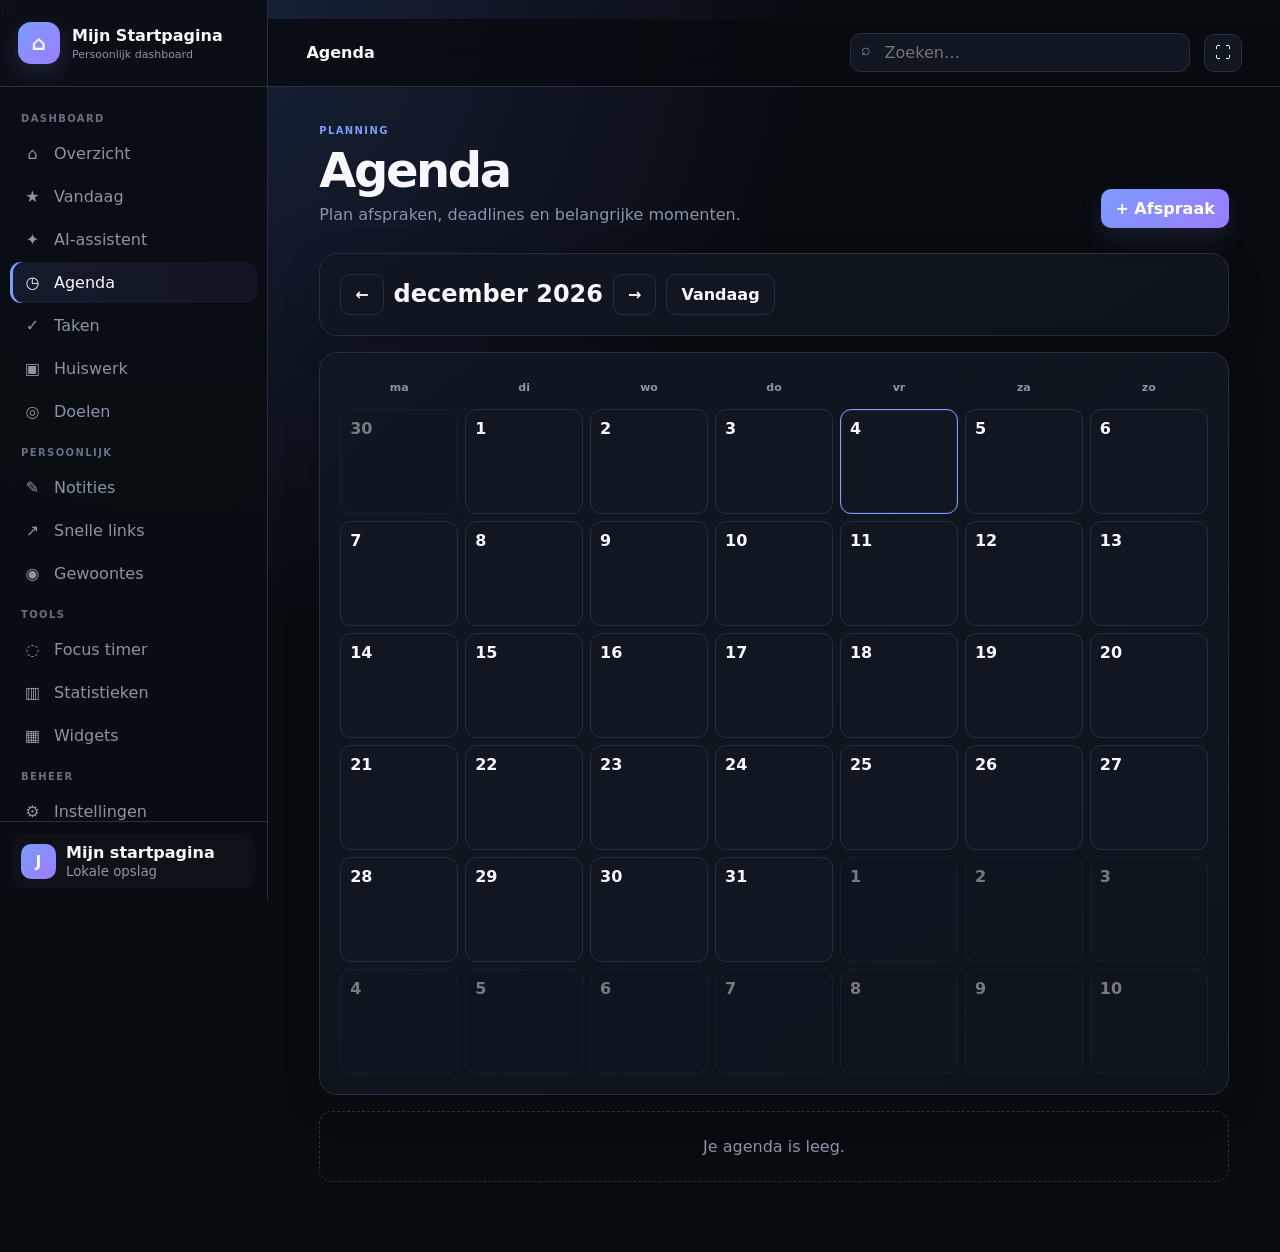
<file: agenda.html>
<!doctype html><html lang="nl"><head><meta charset="utf-8"><meta name="viewport" content="width=device-width,initial-scale=1"><title>Agenda</title><link rel="stylesheet" href="style.css"></head><body data-page="agenda"><script src="backend-client.js"></script>\n    <script src="script.js"></script><script>document.write(shellPage('Agenda','PLANNING','Plan afspraken, deadlines en belangrijke momenten.','+ Afspraak','event'))</script><div class="card"><div class="month-nav"><button class="btn" id="prevMonth">←</button><h2 id="monthTitle"></h2><button class="btn" id="nextMonth">→</button><button class="btn" id="todayMonth">Vandaag</button></div></div><div class="card" style="margin-top:16px"><div id="calendar" class="calendar"></div></div><div id="agendaList" class="items" style="margin-top:16px"></div><div class="modal-backdrop" id="modal"><div class="modal"><div class="modal-head"><h3 id="modalTitle"></h3><button class="modal-close" id="modalClose">×</button></div><form id="modalForm"></form></div></div><div class="toast" id="toast"></div></section></div></main></div></body></html>
</file>
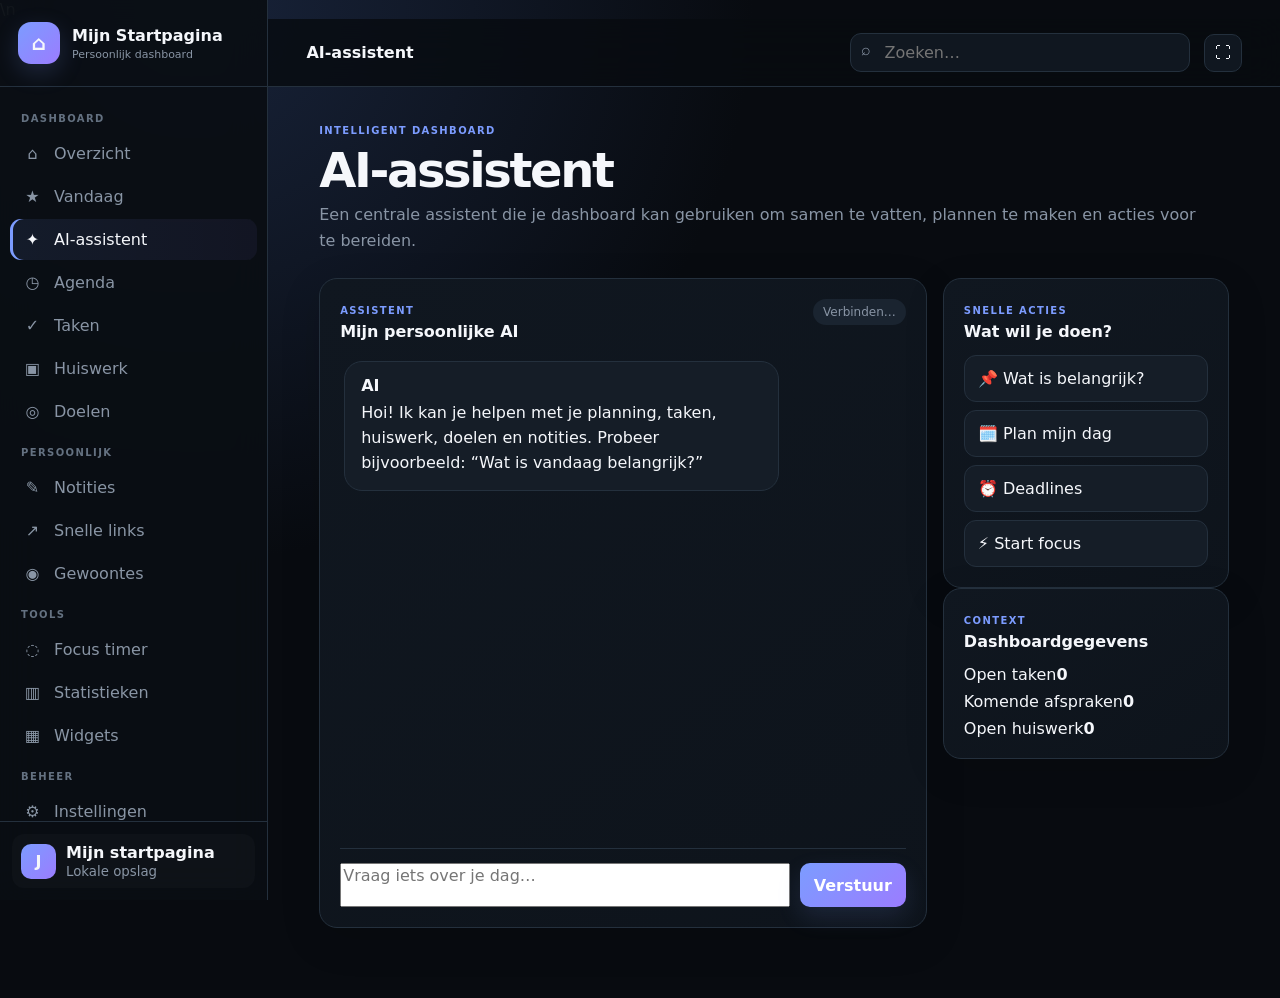
<file: ai.html>
<!doctype html><html lang="nl"><head><meta charset="utf-8"><meta name="viewport" content="width=device-width,initial-scale=1"><title>AI-assistent</title><link rel="stylesheet" href="style.css"></head><body data-page="ai"><script src="backend-client.js"></script>\n    <script src="script.js"></script><script>document.write(shellPage('AI-assistent','INTELLIGENT DASHBOARD','Een centrale assistent die je dashboard kan gebruiken om samen te vatten, plannen te maken en acties voor te bereiden.','',''))</script><div class="ai-layout"><div class="card ai-chat"><div class="card-head"><div><span class="kicker">ASSISTENT</span><h3>Mijn persoonlijke AI</h3></div><span id="aiStatus" class="status-pill">Verbinden…</span></div><div id="aiMessages" class="ai-messages"><div class="ai-message assistant"><strong>AI</strong><p>Hoi! Ik kan je helpen met je planning, taken, huiswerk, doelen en notities. Probeer bijvoorbeeld: “Wat is vandaag belangrijk?”</p></div></div><form id="aiForm" class="ai-input"><textarea id="aiInput" rows="2" placeholder="Vraag iets over je dag…"></textarea><button class="btn primary">Verstuur</button></form></div><div class="ai-side"><div class="card"><span class="kicker">SNELLE ACTIES</span><h3>Wat wil je doen?</h3><div class="ai-actions"><button data-ai-prompt="Geef mij een overzicht van wat vandaag het belangrijkst is.">📌 Wat is belangrijk?</button><button data-ai-prompt="Maak een realistische planning voor vandaag op basis van mijn open taken en afspraken.">🗓️ Plan mijn dag</button><button data-ai-prompt="Welke deadlines komen eraan en welke moet ik eerst doen?">⏰ Deadlines</button><button data-ai-prompt="Geef mij een korte motivatie om mijn belangrijkste taak te starten.">⚡ Start focus</button></div></div><div class="card"><span class="kicker">CONTEXT</span><h3>Dashboardgegevens</h3><div id="aiContext" class="list"></div></div></div></div><div class="toast" id="toast"></div></section></div></main></div></body></html>
</file>
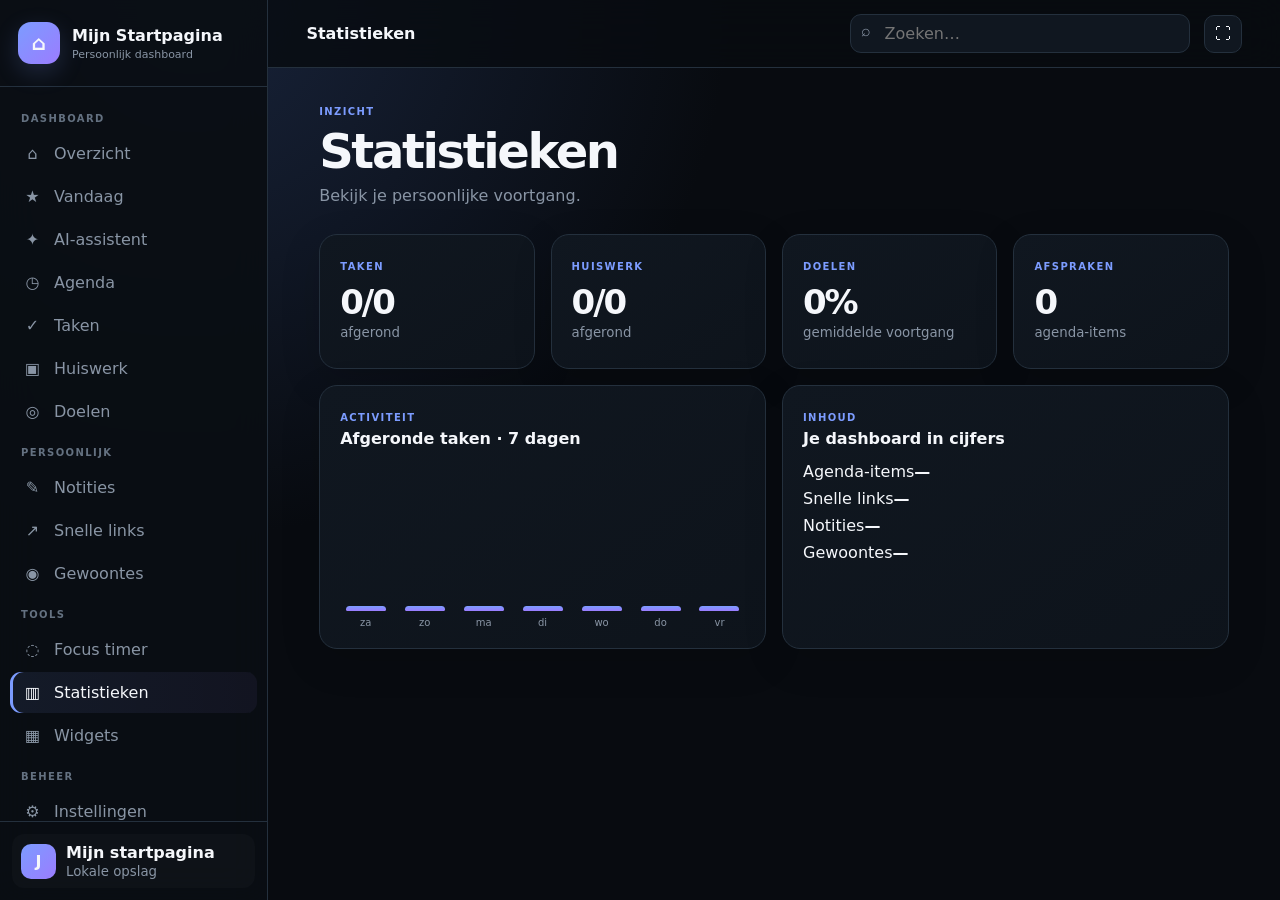
<file: analytics.html>
<!doctype html><html lang="nl"><head><meta charset="utf-8"><meta name="viewport" content="width=device-width,initial-scale=1"><title>Statistieken</title><link rel="stylesheet" href="style.css"></head><body data-page="analytics"><script src="script.js"></script><script>document.write(shellPage('Statistieken','INZICHT','Bekijk je persoonlijke voortgang.','',''))</script><div id="analyticsStats" class="grid grid-4"></div><div class="grid grid-2" style="margin-top:16px"><div class="card"><span class="kicker">ACTIVITEIT</span><h3>Afgeronde taken · 7 dagen</h3><div id="taskChart" class="chart"></div></div><div class="card"><span class="kicker">INHOUD</span><h3>Je dashboard in cijfers</h3><div class="list"><div class="stat"><span>Agenda-items</span><strong id="aEvents">—</strong></div><div class="stat"><span>Snelle links</span><strong id="aLinks">—</strong></div><div class="stat"><span>Notities</span><strong id="aNotes">—</strong></div><div class="stat"><span>Gewoontes</span><strong id="aHabits">—</strong></div></div></div></div><div class="toast" id="toast"></div></section></div></main></div></body></html>
</file>
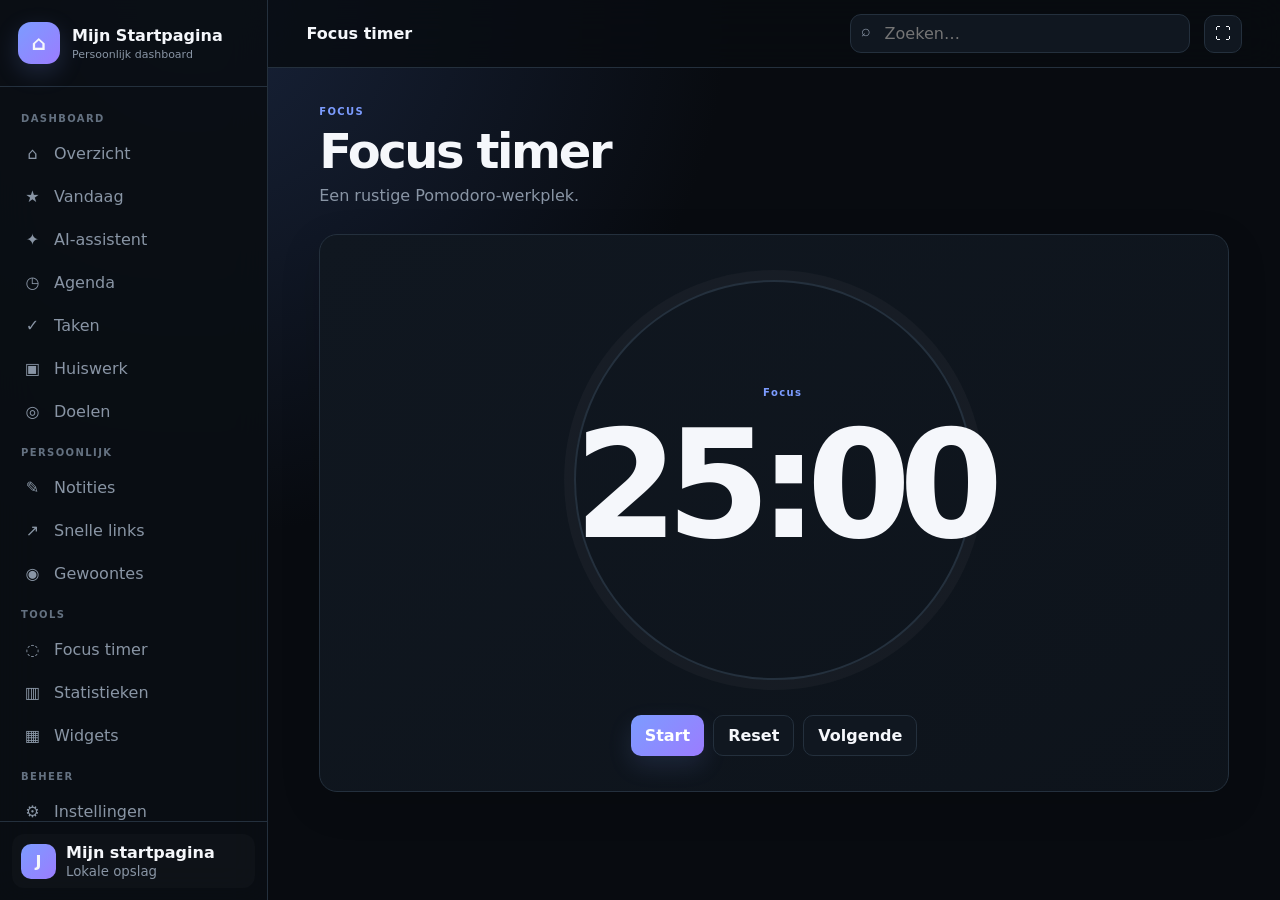
<file: focus.html>
<!doctype html><html lang="nl"><head><meta charset="utf-8"><meta name="viewport" content="width=device-width,initial-scale=1"><title>Focus</title><link rel="stylesheet" href="style.css"></head><body><script src="script.js"></script><script>document.write(shellPage('Focus timer','FOCUS','Een rustige Pomodoro-werkplek.','',''))</script><div class="card timer"><div class="timer-ring"><div><div class="kicker" id="timerMode">Focus</div><div id="timerDisplay" class="timer-display">25:00</div></div></div><div class="timer-controls"><button class="btn primary" id="timerStart">Start</button><button class="btn" id="timerReset">Reset</button><button class="btn" id="timerSkip">Volgende</button></div></div><div class="toast" id="toast"></div></section></div></main></div></body></html>
</file>
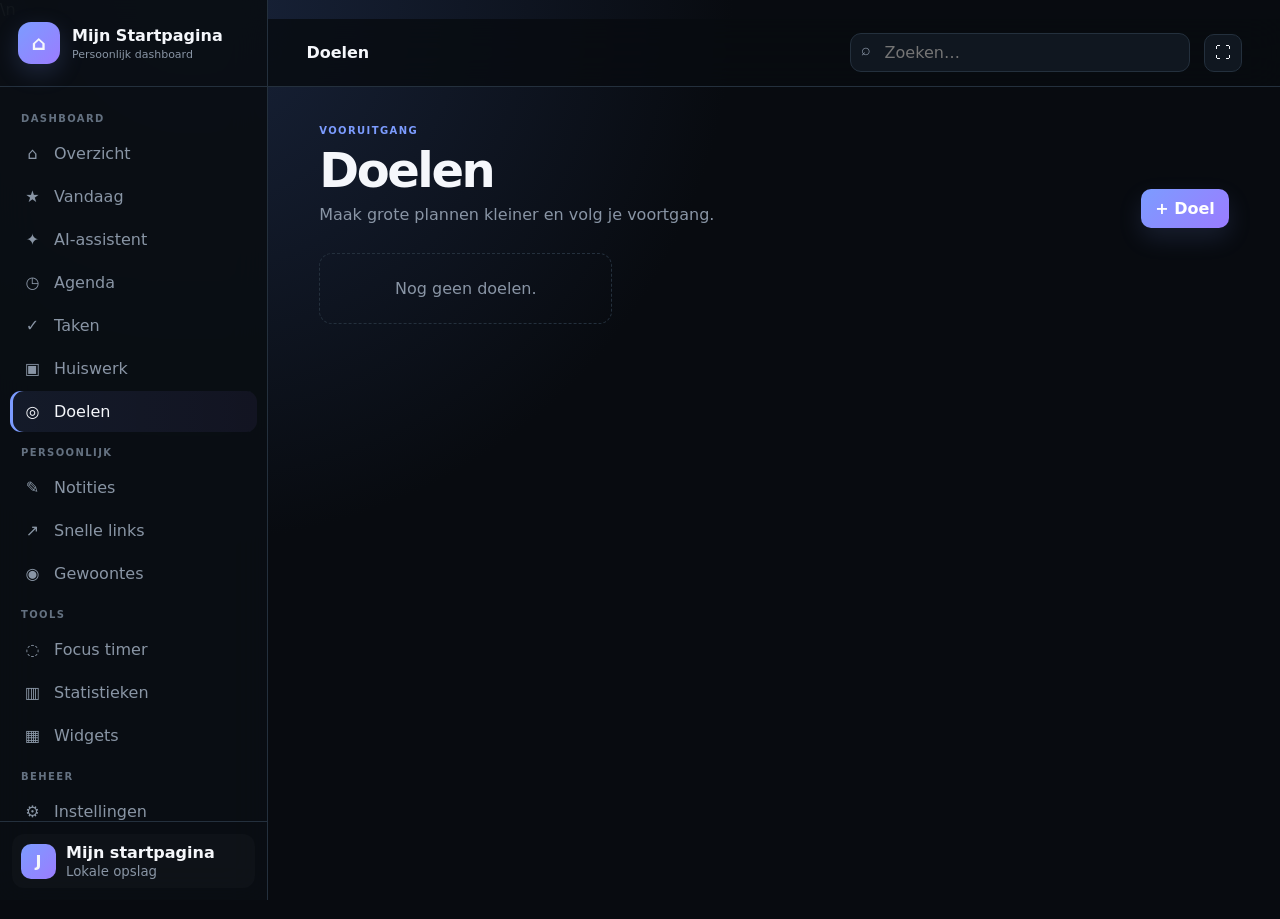
<file: goals.html>
<!doctype html><html lang="nl"><head><meta charset="utf-8"><meta name="viewport" content="width=device-width,initial-scale=1"><title>Doelen</title><link rel="stylesheet" href="style.css"></head><body data-page="goals"><script src="backend-client.js"></script>\n    <script src="script.js"></script><script>document.write(shellPage('Doelen','VOORUITGANG','Maak grote plannen kleiner en volg je voortgang.','+ Doel','goal'))</script><div id="goalsList" class="goal-grid"></div><div class="modal-backdrop" id="modal"><div class="modal"><div class="modal-head"><h3 id="modalTitle"></h3><button class="modal-close" id="modalClose">×</button></div><form id="modalForm"></form></div></div><div class="toast" id="toast"></div></section></div></main></div></body></html>
</file>
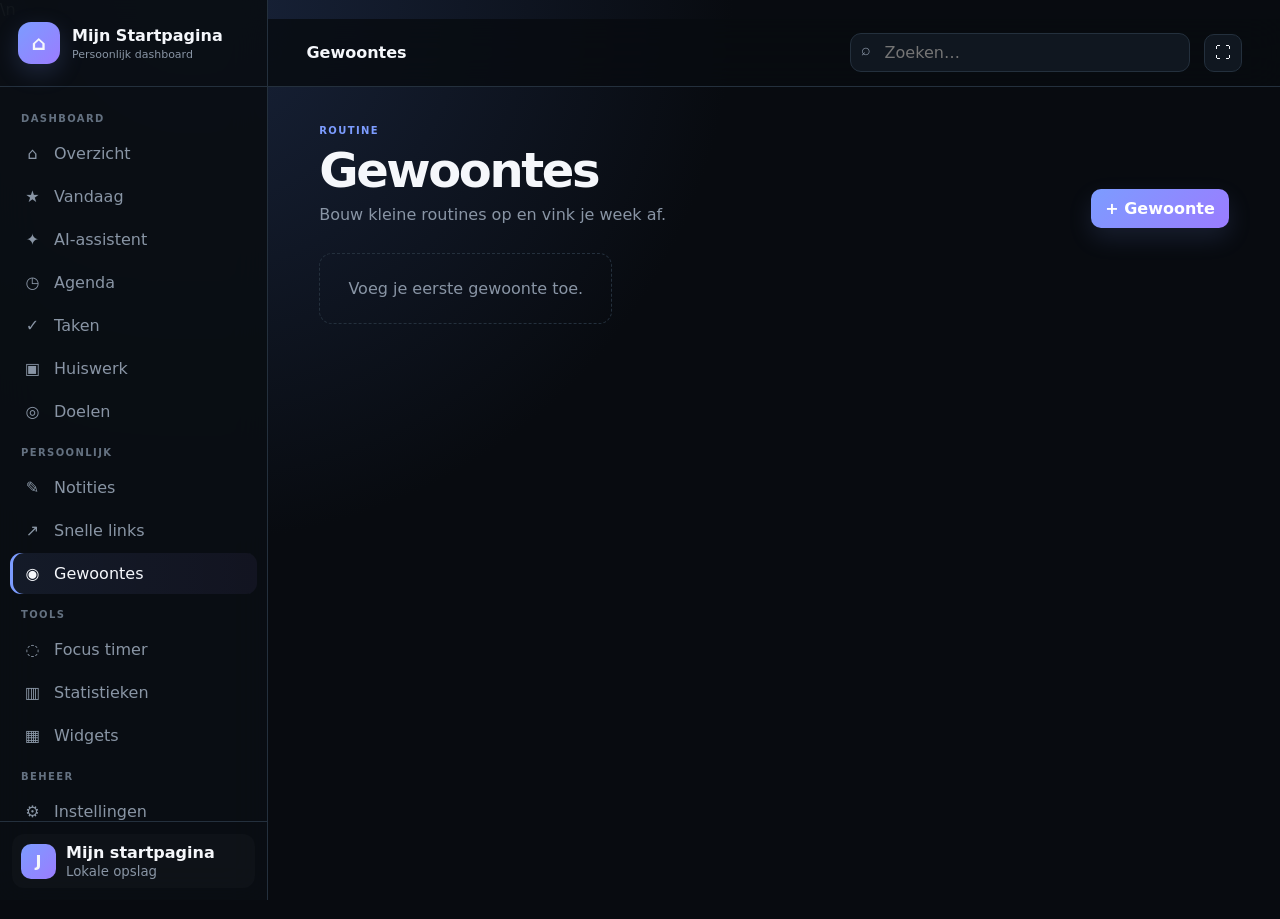
<file: habits.html>
<!doctype html><html lang="nl"><head><meta charset="utf-8"><meta name="viewport" content="width=device-width,initial-scale=1"><title>Gewoontes</title><link rel="stylesheet" href="style.css"></head><body data-page="habits"><script src="backend-client.js"></script>\n    <script src="script.js"></script><script>document.write(shellPage('Gewoontes','ROUTINE','Bouw kleine routines op en vink je week af.','+ Gewoonte','habit'))</script><div id="habitsList" class="habit-grid"></div><div class="modal-backdrop" id="modal"><div class="modal"><div class="modal-head"><h3 id="modalTitle"></h3><button class="modal-close" id="modalClose">×</button></div><form id="modalForm"></form></div></div><div class="toast" id="toast"></div></section></div></main></div></body></html>
</file>
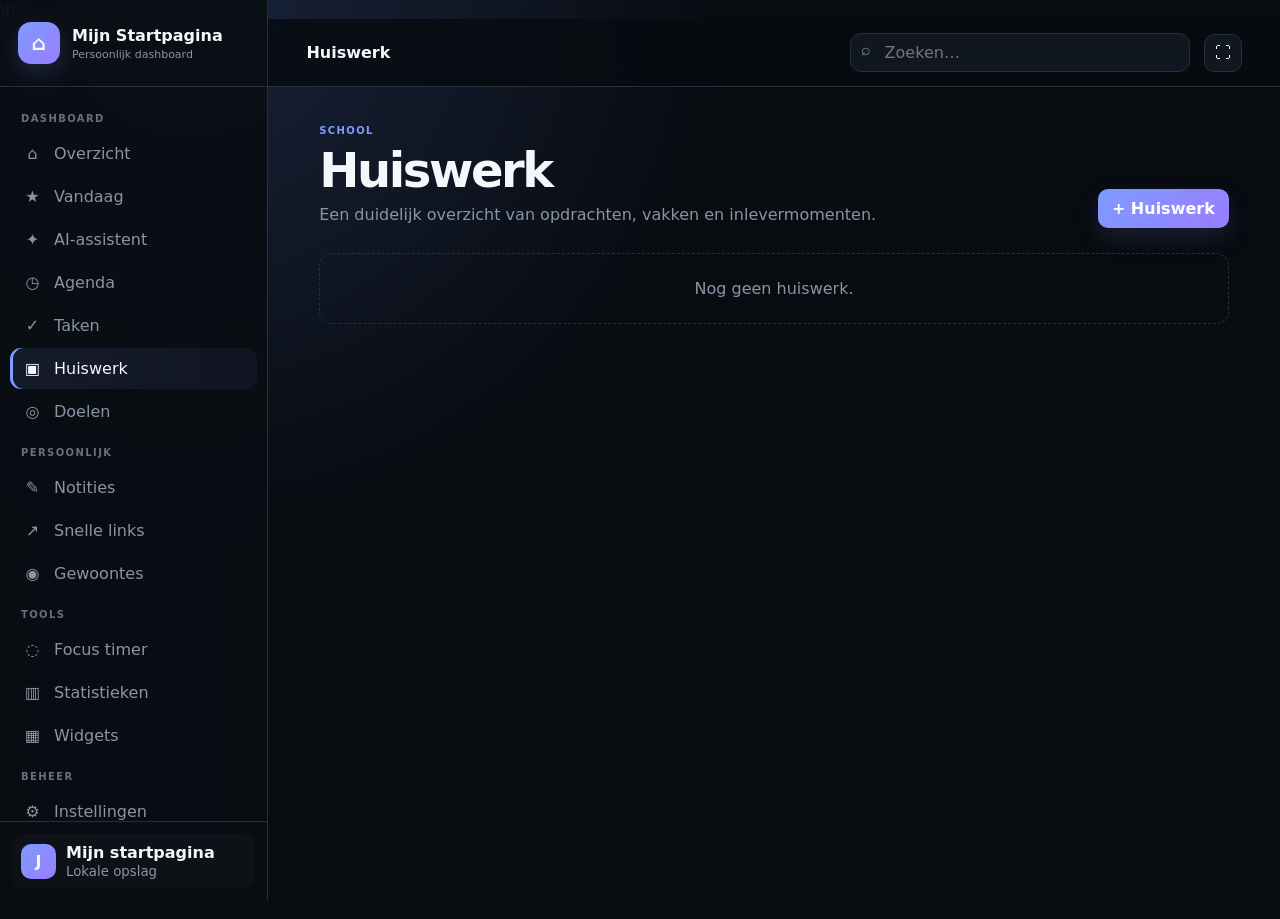
<file: homework.html>
<!doctype html><html lang="nl"><head><meta charset="utf-8"><meta name="viewport" content="width=device-width,initial-scale=1"><title>Huiswerk</title><link rel="stylesheet" href="style.css"></head><body data-page="homework"><script src="backend-client.js"></script>\n    <script src="script.js"></script><script>document.write(shellPage('Huiswerk','SCHOOL','Een duidelijk overzicht van opdrachten, vakken en inlevermomenten.','+ Huiswerk','homework'))</script><div id="homeworkList" class="items"></div><div class="modal-backdrop" id="modal"><div class="modal"><div class="modal-head"><h3 id="modalTitle"></h3><button class="modal-close" id="modalClose">×</button></div><form id="modalForm"></form></div></div><div class="toast" id="toast"></div></section></div></main></div></body></html>
</file>
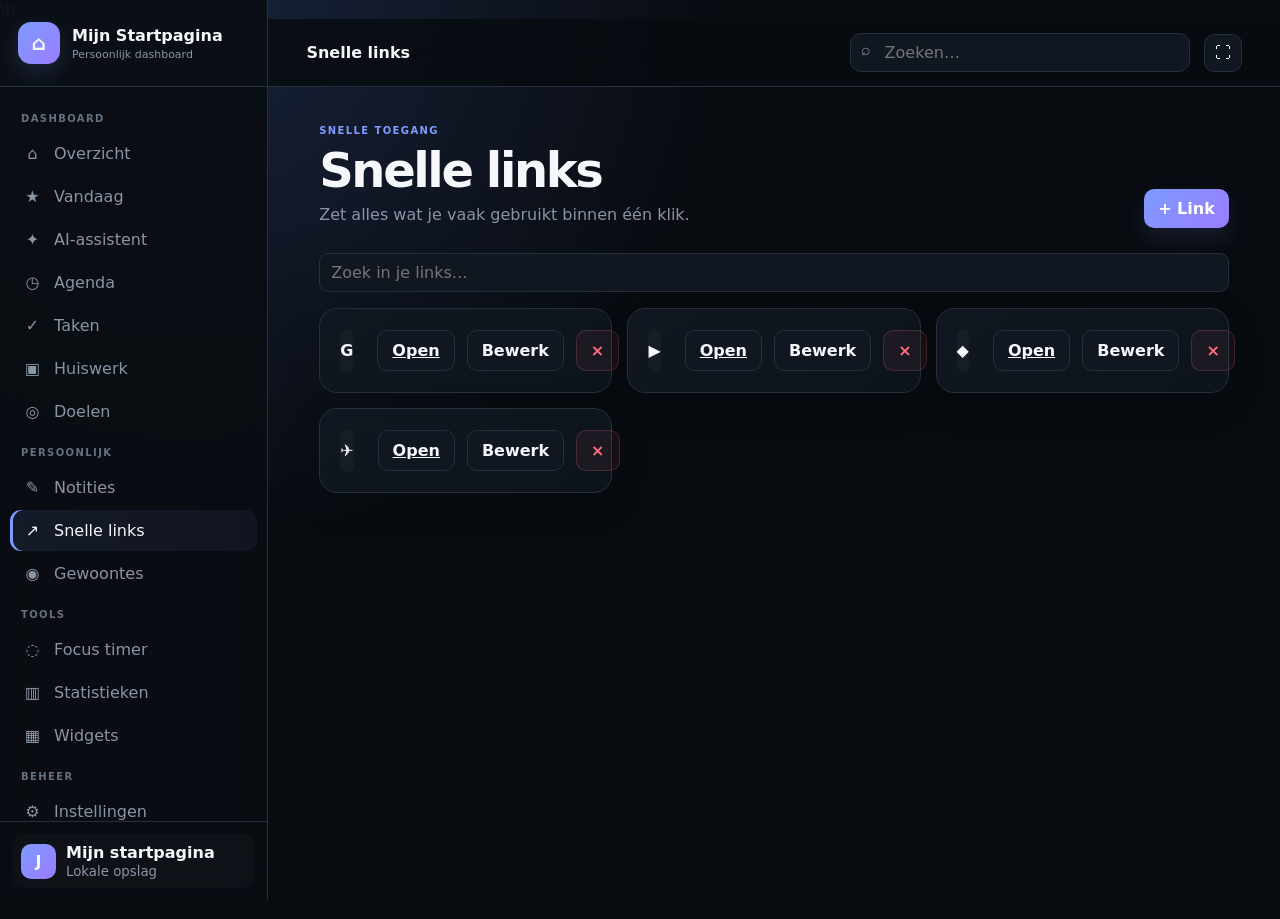
<file: links.html>
<!doctype html><html lang="nl"><head><meta charset="utf-8"><meta name="viewport" content="width=device-width,initial-scale=1"><title>Snelle links</title><link rel="stylesheet" href="style.css"></head><body data-page="links"><script src="backend-client.js"></script>\n    <script src="script.js"></script><script>document.write(shellPage('Snelle links','SNELLE TOEGANG','Zet alles wat je vaak gebruikt binnen één klik.','+ Link','link'))</script><div class="toolbar"><input id="linkSearch" class="search-inline" placeholder="Zoek in je links…"></div><div id="linksList" class="link-grid"></div><div class="modal-backdrop" id="modal"><div class="modal"><div class="modal-head"><h3 id="modalTitle"></h3><button class="modal-close" id="modalClose">×</button></div><form id="modalForm"></form></div></div><div class="toast" id="toast"></div></section></div></main></div></body></html>
</file>
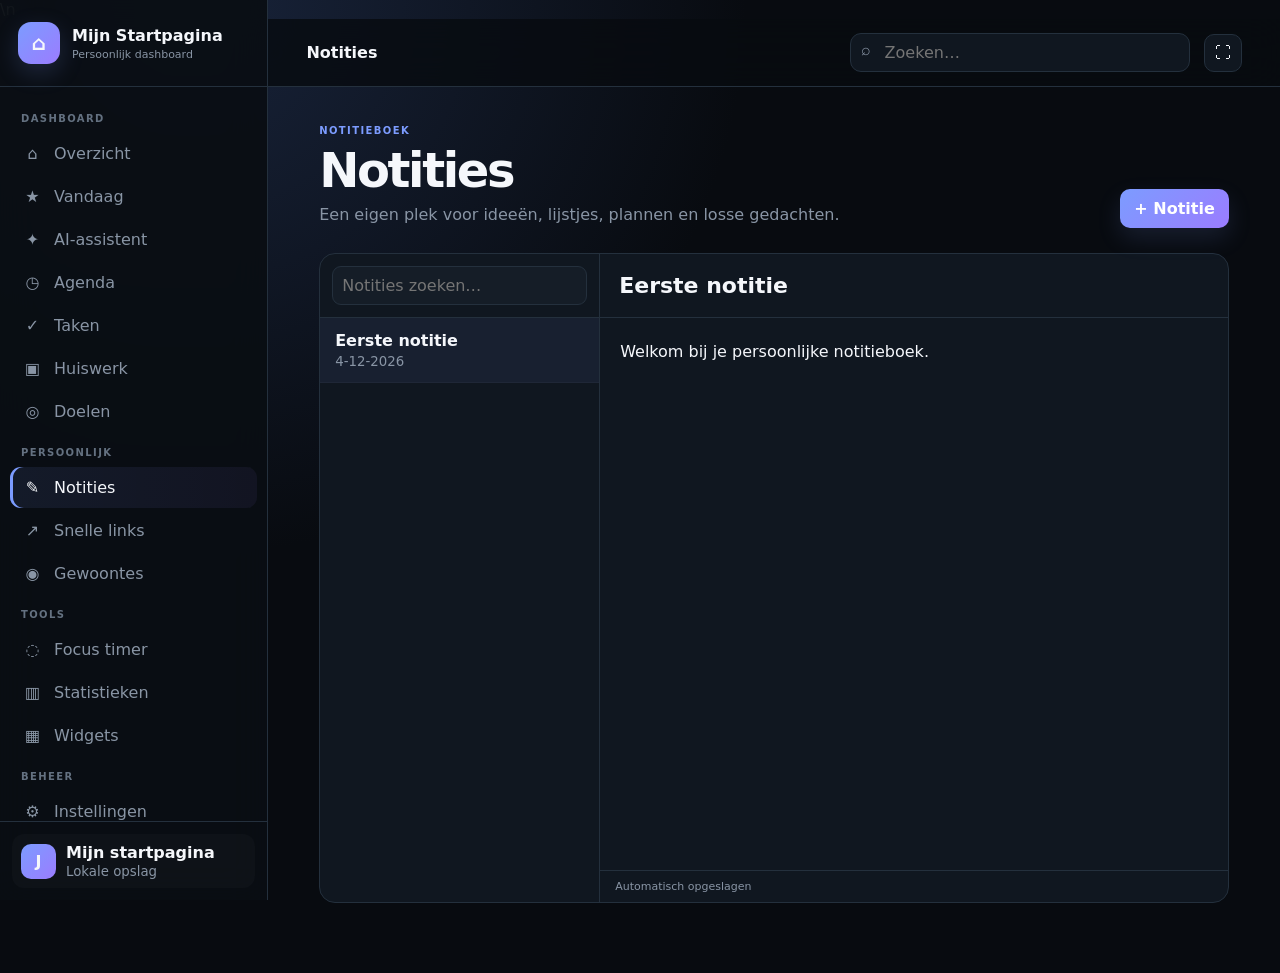
<file: notes.html>
<!doctype html><html lang="nl"><head><meta charset="utf-8"><meta name="viewport" content="width=device-width,initial-scale=1"><title>Notities</title><link rel="stylesheet" href="style.css"></head><body data-page="notes"><script src="backend-client.js"></script>\n    <script src="script.js"></script><script>document.write(shellPage('Notities','NOTITIEBOEK','Een eigen plek voor ideeën, lijstjes, plannen en losse gedachten.','+ Notitie','note'))</script><div class="notes-layout"><div class="note-list"><div class="note-list-head"><input id="noteSearch" placeholder="Notities zoeken…"></div><div id="noteList"></div></div><div class="note-editor"><input id="noteTitle" placeholder="Titel"><textarea id="noteBody" placeholder="Begin te schrijven…"></textarea><div class="note-toolbar" id="noteState">Automatisch opgeslagen</div></div></div><div class="modal-backdrop" id="modal"><div class="modal"><div class="modal-head"><h3 id="modalTitle"></h3><button class="modal-close" id="modalClose">×</button></div><form id="modalForm"></form></div></div><div class="toast" id="toast"></div></section></div></main></div></body></html>
</file>
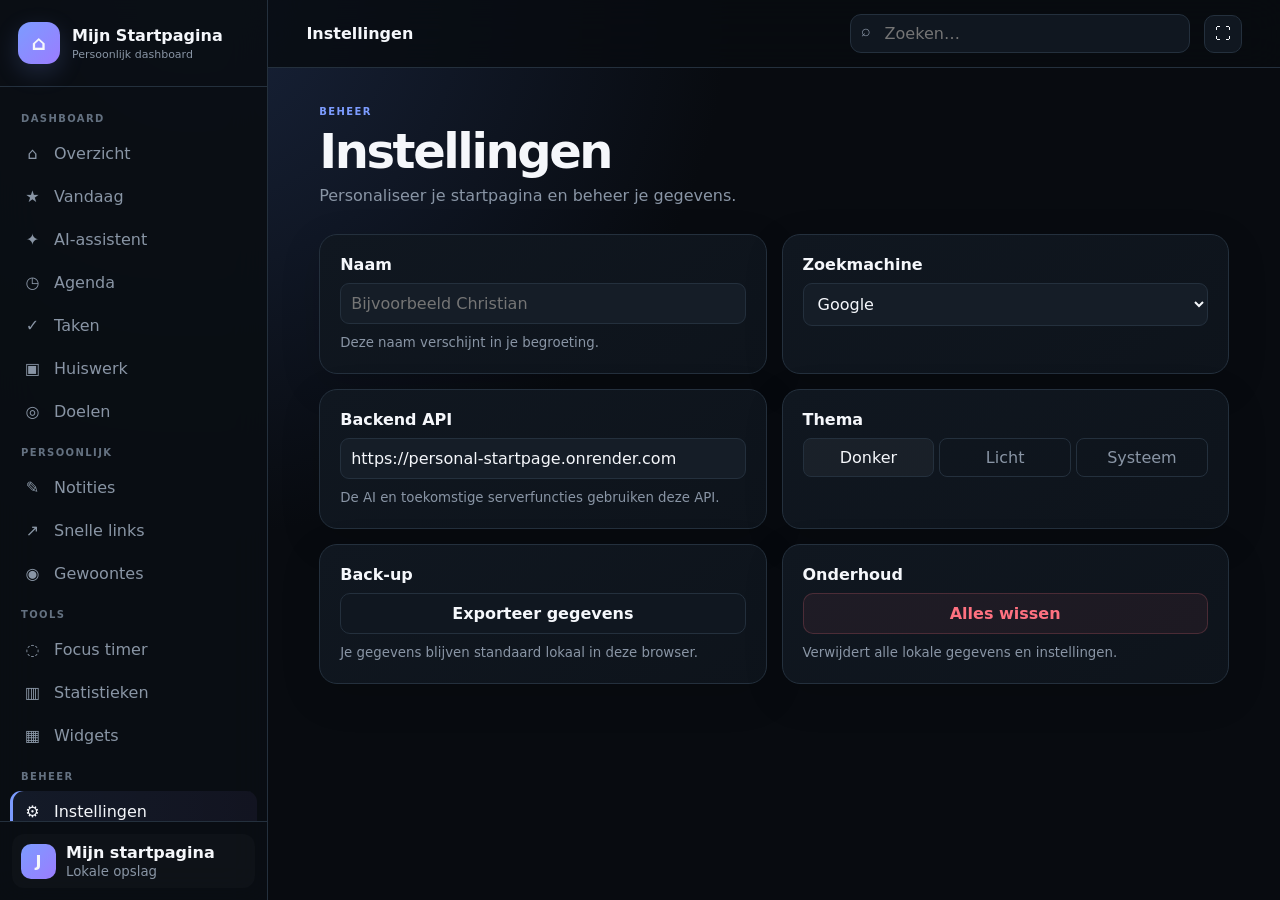
<file: settings.html>
<!doctype html><html lang="nl"><head><meta charset="utf-8"><meta name="viewport" content="width=device-width,initial-scale=1"><title>Instellingen</title><link rel="stylesheet" href="style.css"></head><body data-page="settings"><script src="script.js"></script><script>document.write(shellPage('Instellingen','BEHEER','Personaliseer je startpagina en beheer je gegevens.','',''))</script><div class="settings-grid"><div class="card setting"><label>Naam</label><input id="nameSetting" placeholder="Bijvoorbeeld Christian"><small>Deze naam verschijnt in je begroeting.</small></div><div class="card setting"><label>Zoekmachine</label><select id="engineSetting"><option value="https://www.google.com/search?q=">Google</option><option value="https://www.bing.com/search?q=">Bing</option><option value="https://duckduckgo.com/?q=">DuckDuckGo</option></select></div><div class="card setting"><label>Backend API</label><input id="apiSetting" placeholder="https://jouw-backend.onrender.com"><small>De AI en toekomstige serverfuncties gebruiken deze API.</small></div><div class="card setting"><label>Thema</label><div class="segmented"><button data-theme="dark">Donker</button><button data-theme="light">Licht</button><button data-theme="system">Systeem</button></div></div><div class="card setting"><label>Back-up</label><button class="btn" id="exportBtn">Exporteer gegevens</button><small>Je gegevens blijven standaard lokaal in deze browser.</small></div><div class="card setting"><label>Onderhoud</label><button class="btn danger" id="resetBtn">Alles wissen</button><small>Verwijdert alle lokale gegevens en instellingen.</small></div></div><div class="toast" id="toast"></div></section></div></main></div></body></html>
</file>
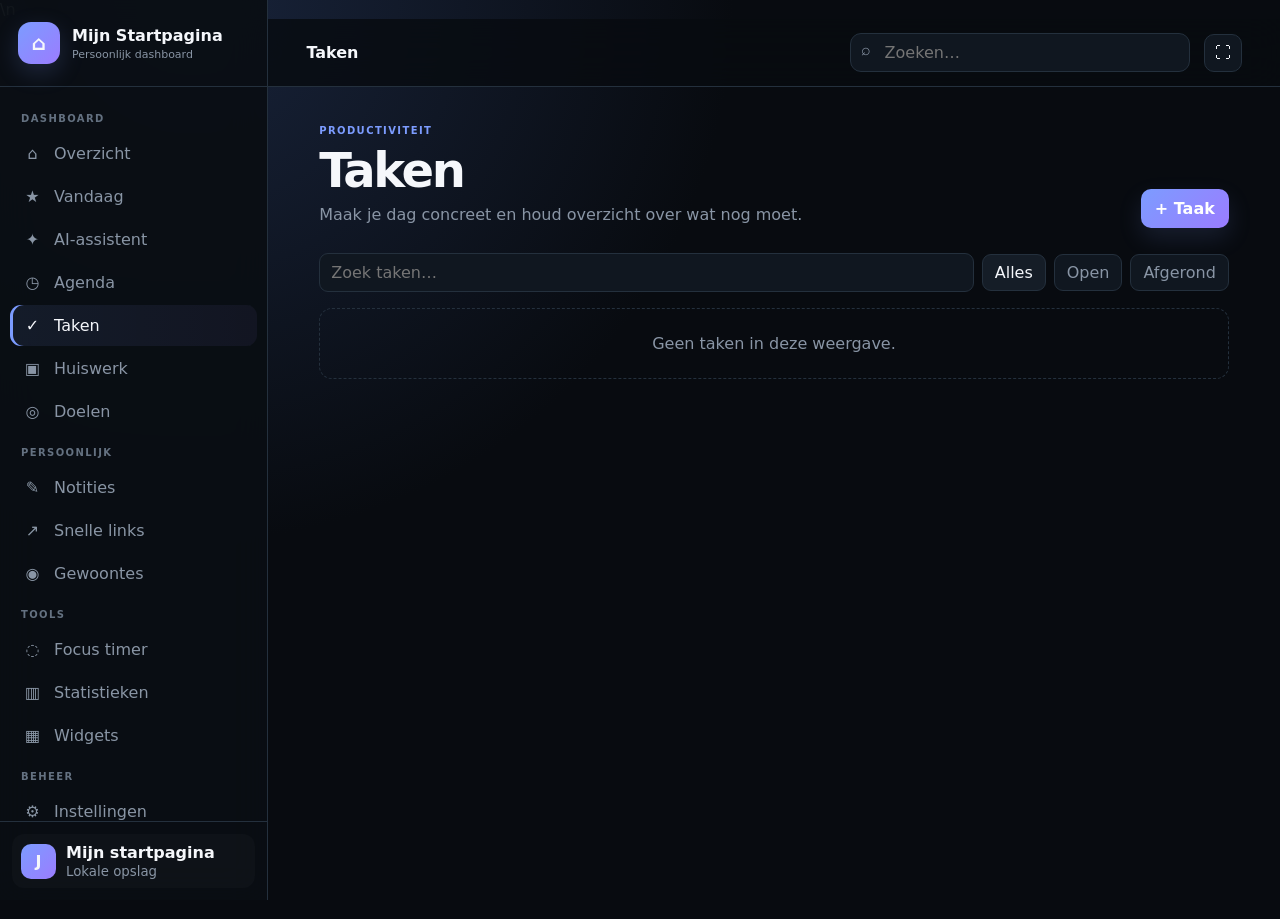
<file: tasks.html>
<!doctype html><html lang="nl"><head><meta charset="utf-8"><meta name="viewport" content="width=device-width,initial-scale=1"><title>Taken</title><link rel="stylesheet" href="style.css"></head><body data-page="tasks"><script src="backend-client.js"></script>\n    <script src="script.js"></script><script>document.write(shellPage('Taken','PRODUCTIVITEIT','Maak je dag concreet en houd overzicht over wat nog moet.','+ Taak','task'))</script><div class="toolbar"><input id="taskSearch" class="search-inline" placeholder="Zoek taken…"><button class="filter active" data-filter="all">Alles</button><button class="filter" data-filter="open">Open</button><button class="filter" data-filter="done">Afgerond</button></div><div id="tasksList" class="items"></div><div class="modal-backdrop" id="modal"><div class="modal"><div class="modal-head"><h3 id="modalTitle"></h3><button class="modal-close" id="modalClose">×</button></div><form id="modalForm"></form></div></div><div class="toast" id="toast"></div></section></div></main></div><script>document.querySelectorAll('[data-filter]').forEach(b=>b.addEventListener('click',()=>{document.querySelectorAll('.filter').forEach(x=>x.classList.remove('active'));b.classList.add('active');window.taskFilter=b.dataset.filter;renderTasks()}));</script></body></html>
</file>
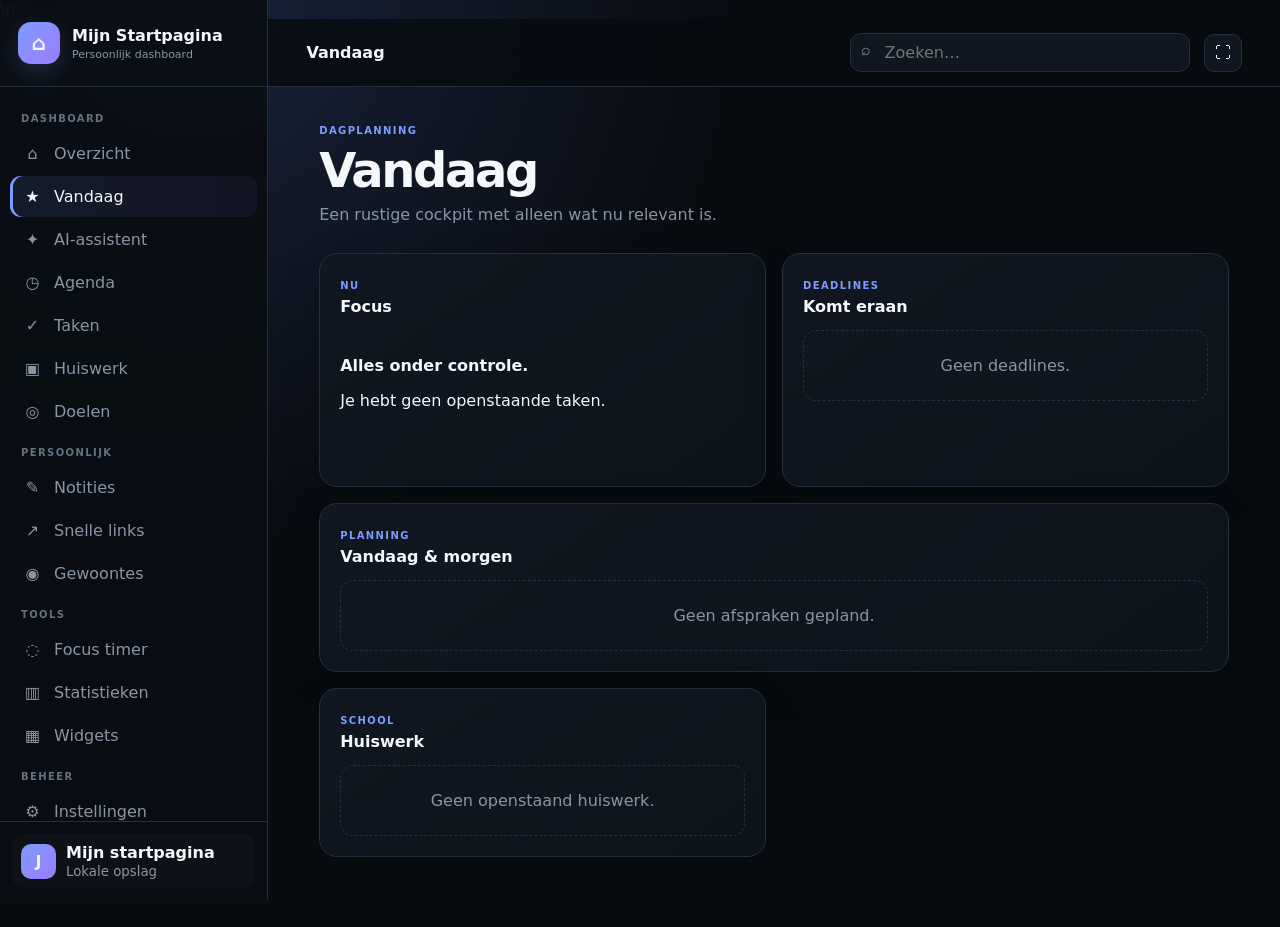
<file: today.html>
<!doctype html><html lang="nl"><head><meta charset="utf-8"><meta name="viewport" content="width=device-width,initial-scale=1"><title>Vandaag</title><link rel="stylesheet" href="style.css"></head><body data-page="today"><script src="backend-client.js"></script>\n    <script src="script.js"></script><script>document.write(shellPage('Vandaag','DAGPLANNING','Een rustige cockpit met alleen wat nu relevant is.','',''))</script><div class="today-grid"><div class="card"><span class="kicker">NU</span><h3>Focus</h3><div id="todayFocus" class="priority-panel"></div></div><div class="card"><span class="kicker">DEADLINES</span><h3>Komt eraan</h3><div id="todayDeadlines" class="list"></div></div><div class="card wide"><span class="kicker">PLANNING</span><h3>Vandaag & morgen</h3><div id="todayAgenda" class="list"></div></div><div class="card"><span class="kicker">SCHOOL</span><h3>Huiswerk</h3><div id="todayHomework" class="list"></div></div></div><div class="toast" id="toast"></div></section></div></main></div></body></html>
</file>
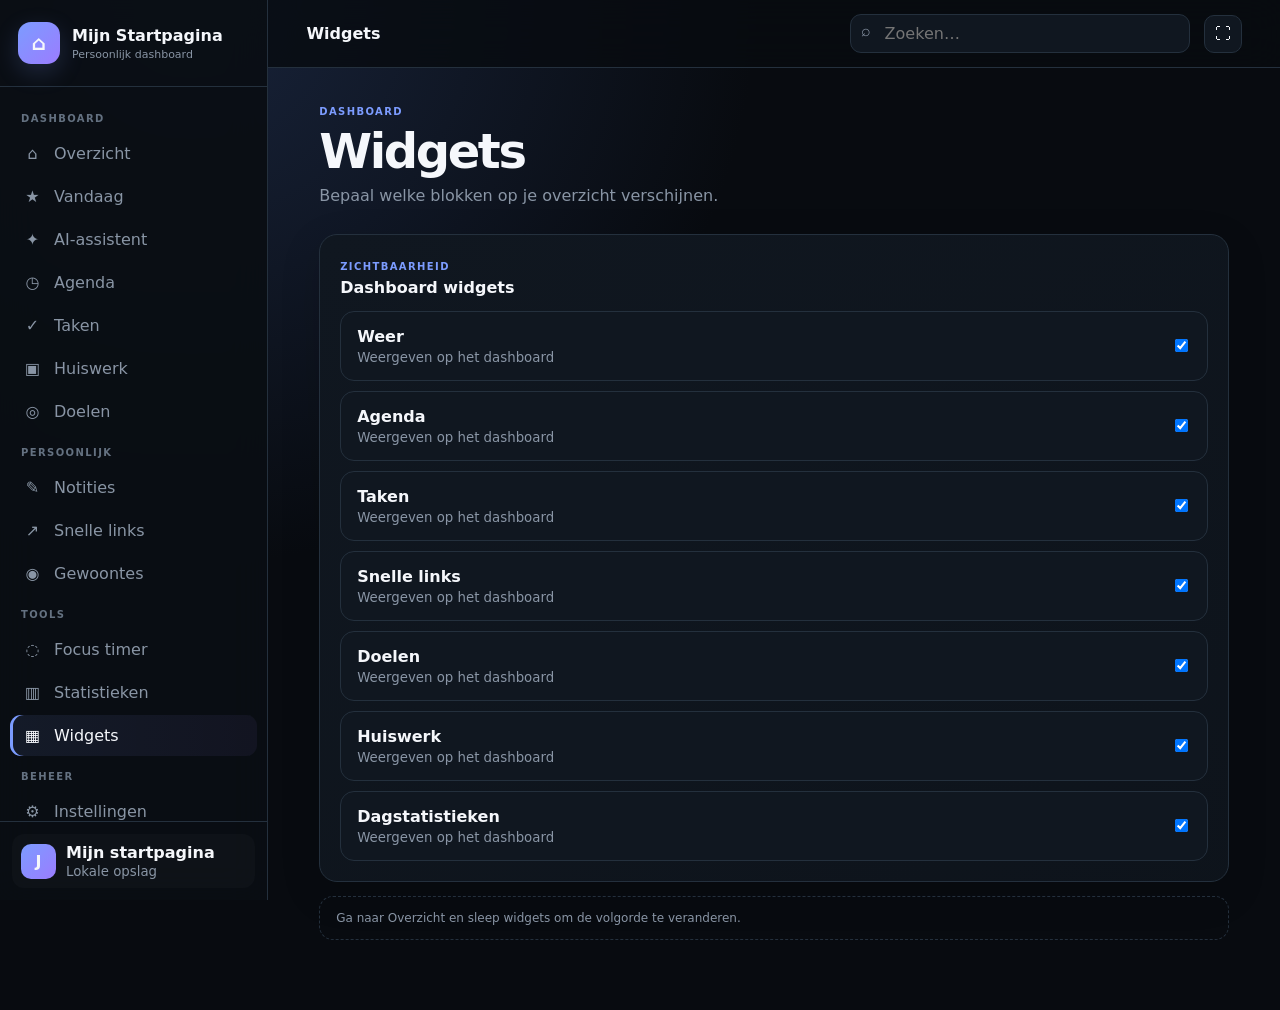
<file: widgets.html>
<!doctype html><html lang="nl"><head><meta charset="utf-8"><meta name="viewport" content="width=device-width,initial-scale=1"><title>Widgets</title><link rel="stylesheet" href="style.css"></head><body data-page="widgets"><script src="script.js"></script><script>document.write(shellPage('Widgets','DASHBOARD','Bepaal welke blokken op je overzicht verschijnen.','',''))</script><div class="card"><div class="card-head"><div><span class="kicker">ZICHTBAARHEID</span><h3>Dashboard widgets</h3></div></div><div id="widgetSettings" class="items" style="margin-top:14px"></div></div><div class="drag-note" style="margin-top:14px">Ga naar Overzicht en sleep widgets om de volgorde te veranderen.</div><div class="toast" id="toast"></div></section></div></main></div></body></html>
</file>
<file: style.css>
:root{--bg:#080b10;--bg2:#0c1118;--sidebar:#0a0e14;--panel:#101720;--panel2:#151d27;--panel3:#1a2430;--text:#f5f7fb;--muted:#8995a5;--muted2:#647181;--line:#24303d;--accent:#7c9cff;--accent2:#9b7cff;--good:#55d6a0;--warn:#f3c969;--danger:#ff7180;--shadow:0 24px 70px #0007;--radius:18px}*{box-sizing:border-box}html{scroll-behavior:smooth}body{margin:0;min-height:100vh;background:radial-gradient(circle at 15% 0%,#18233a 0,#080b10 38%),var(--bg);color:var(--text);font-family:Inter,system-ui,-apple-system,sans-serif}body.light{--bg:#f3f6fa;--bg2:#eef2f7;--sidebar:#fff;--panel:#fff;--panel2:#f2f5f8;--panel3:#e9eef4;--text:#111722;--muted:#657181;--muted2:#8995a5;--line:#dce3eb;--shadow:0 20px 60px #18223516;background:var(--bg)}button,input,select,textarea{font:inherit}button{cursor:pointer}a{color:inherit}.app{min-height:100vh;display:flex}.sidebar{position:fixed;inset:0 auto 0 0;width:268px;background:color-mix(in srgb,var(--sidebar) 94%,transparent);border-right:1px solid var(--line);display:flex;flex-direction:column;z-index:50;backdrop-filter:blur(18px)}.brand{padding:22px 18px;border-bottom:1px solid var(--line);display:flex;gap:12px;align-items:center}.brand-mark{width:42px;height:42px;border-radius:13px;display:grid;place-items:center;background:linear-gradient(135deg,var(--accent),var(--accent2));font-weight:900;font-size:20px;box-shadow:0 8px 25px #7c9cff30}.brand strong{display:block}.brand span{display:block;font-size:11px;color:var(--muted);margin-top:3px}.nav-scroll{overflow-y:auto;overflow-x:hidden;flex:1;padding:13px 10px;scrollbar-width:thin}.nav-section{font-size:10px;letter-spacing:.14em;color:var(--muted2);font-weight:800;padding:13px 11px 7px}.nav-item{width:100%;border:0;background:transparent;color:var(--muted);display:flex;align-items:center;gap:11px;padding:11px 12px;border-radius:11px;margin:2px 0;text-align:left;transition:.16s;text-decoration:none}.nav-item .ico{width:21px;text-align:center;font-size:16px}.nav-item:hover{background:#ffffff09;color:var(--text);transform:translateX(1px)}.nav-item.active{background:linear-gradient(90deg,#7c9cff18,#9b7cff10);color:var(--text);box-shadow:inset 3px 0 var(--accent)}.sidebar-footer{border-top:1px solid var(--line);padding:12px}.mini-profile{display:flex;align-items:center;gap:10px;padding:9px;border-radius:12px;background:#ffffff05}.avatar{width:35px;height:35px;border-radius:10px;background:linear-gradient(135deg,var(--accent),var(--accent2));display:grid;place-items:center;font-weight:800}.mini-profile small{color:var(--muted);display:block;margin-top:2px}.main{margin-left:268px;width:calc(100% - 268px);min-width:0;min-height:100vh}.topbar{position:sticky;top:0;height:68px;display:flex;align-items:center;gap:14px;padding:0 clamp(18px,3vw,42px);background:color-mix(in srgb,var(--bg) 82%,transparent);border-bottom:1px solid var(--line);backdrop-filter:blur(18px);z-index:40}.menu{display:none;border:0;background:none;color:var(--text);font-size:22px}.crumb{font-weight:750}.top-search{margin-left:auto;max-width:340px;width:30vw;position:relative}.top-search input{width:100%;background:var(--panel);border:1px solid var(--line);color:var(--text);border-radius:11px;padding:9px 12px 9px 34px;outline:0}.top-search span{position:absolute;left:11px;top:7px;color:var(--muted)}.top-actions{display:flex;gap:8px}.icon-btn{width:38px;height:38px;border:1px solid var(--line);background:var(--panel);color:var(--text);border-radius:10px}.content{max-width:1500px;margin:auto;padding:32px clamp(18px,4vw,52px) 70px}.page-title{display:flex;justify-content:space-between;gap:18px;align-items:flex-end;margin-bottom:25px}.page-title h1{font-size:clamp(30px,4vw,48px);letter-spacing:-.05em;margin:4px 0}.page-title p{color:var(--muted);margin:0;line-height:1.6}.actions{display:flex;gap:8px;flex-wrap:wrap}.btn{border:1px solid var(--line);background:var(--panel);color:var(--text);border-radius:10px;padding:10px 14px;font-weight:700}.btn:hover{background:var(--panel2)}.btn.primary{border:0;background:linear-gradient(135deg,var(--accent),var(--accent2));color:white;box-shadow:0 10px 24px #7c9cff22}.btn.danger{color:var(--danger);border-color:#ff718033;background:#ff718010}.grid{display:grid;gap:16px}.grid-2{grid-template-columns:repeat(2,minmax(0,1fr))}.grid-4{grid-template-columns:repeat(4,minmax(0,1fr))}.card{background:linear-gradient(145deg,var(--panel),color-mix(in srgb,var(--panel) 85%,#000));border:1px solid var(--line);border-radius:var(--radius);padding:20px;box-shadow:0 12px 40px #0002}.card:hover{border-color:color-mix(in srgb,var(--accent) 28%,var(--line))}.card-head{display:flex;justify-content:space-between;gap:15px;align-items:flex-start}.card h3{margin:4px 0 0;font-size:16px}.muted{color:var(--muted)}.kicker,.eyebrow{color:var(--accent);font-size:10px;letter-spacing:.14em;font-weight:850}.hero{display:grid;grid-template-columns:1fr auto;gap:25px;align-items:end;margin-bottom:24px}.hero h1{font-size:clamp(34px,5vw,58px);letter-spacing:-.06em;margin:6px 0}.hero .dot{color:var(--accent)}.clock{font-size:clamp(34px,5vw,58px);font-weight:800;letter-spacing:-.06em}.date-line{color:var(--muted)}.search-card{display:flex;align-items:center;gap:8px;background:var(--panel);border:1px solid var(--line);padding:8px 9px 8px 15px;border-radius:16px;box-shadow:var(--shadow);margin-bottom:18px}.search-symbol{font-size:22px;color:var(--muted)}.search-card input{flex:1;min-width:0;border:0;outline:0;background:none;color:var(--text);font-size:15px}.select,.input,.setting input,.setting select,.modal input,.modal select,.modal textarea{border:1px solid var(--line);background:var(--panel2);color:var(--text);border-radius:9px;padding:10px;outline:0}.widget-grid{grid-template-columns:repeat(12,minmax(0,1fr));align-items:stretch}.widget{grid-column:span 4;min-width:0;position:relative}.widget.wide{grid-column:span 8}.widget.dragging{opacity:.45}.drag-handle{color:var(--muted2);cursor:grab}.weather-big{display:flex;align-items:center;gap:16px;margin-top:24px}.weather-temp{font-size:54px;font-weight:850;letter-spacing:-.07em}.weather-icon{font-size:32px}.weather-meta{display:grid;gap:4px}.list{display:grid;gap:8px;margin-top:14px}.list-row{display:flex;gap:10px;align-items:center;padding:10px 0;border-bottom:1px solid #ffffff08}.list-row:last-child{border-bottom:0}.row-main{flex:1;min-width:0}.row-main strong{display:block;white-space:nowrap;overflow:hidden;text-overflow:ellipsis}.row-main small{display:block;color:var(--muted);margin-top:3px}.check{width:21px;height:21px;border:1px solid #566477;background:transparent;border-radius:6px;color:white;flex:0 0 auto}.check.done{background:var(--good);border-color:var(--good)}.quick-grid{display:grid;grid-template-columns:repeat(4,1fr);gap:9px;margin-top:15px}.quick{min-height:78px;border:1px solid var(--line);border-radius:12px;background:#ffffff03;text-decoration:none;display:grid;place-items:center;align-content:center;gap:7px;font-size:11px}.quick:hover{background:#ffffff08}.quick b{font-size:21px}.progress{height:9px;background:#ffffff0a;border-radius:99px;overflow:hidden;margin:13px 0 7px}.bar{height:100%;border-radius:99px;background:linear-gradient(90deg,var(--accent),var(--accent2));transition:.3s}.goal-line{display:flex;justify-content:space-between;font-size:12px;color:var(--muted)}.empty{padding:25px;text-align:center;color:var(--muted);border:1px dashed var(--line);border-radius:13px}.toolbar{display:flex;gap:8px;align-items:center;flex-wrap:wrap;margin-bottom:16px}.filter{border:1px solid var(--line);background:var(--panel);color:var(--muted);border-radius:9px;padding:8px 12px}.filter.active{color:var(--text);background:var(--panel2)}.search-inline{flex:1;min-width:200px;background:var(--panel);border:1px solid var(--line);color:var(--text);border-radius:9px;padding:9px 11px;outline:0}.items{display:grid;gap:10px}.item{display:flex;align-items:center;gap:13px;padding:15px 16px;background:var(--panel);border:1px solid var(--line);border-radius:14px}.item-main{flex:1;min-width:0}.item-main strong{display:block}.item-main small{display:block;color:var(--muted);margin-top:4px}.item-actions{display:flex;gap:6px;flex-wrap:wrap}.tag{display:inline-flex;border:1px solid var(--line);background:#ffffff05;color:var(--muted);padding:4px 8px;border-radius:99px;font-size:10px;font-weight:750}.calendar{display:grid;grid-template-columns:repeat(7,1fr);gap:7px}.cal-head{text-align:center;color:var(--muted);font-size:11px;font-weight:800;padding:8px}.cal-day{min-height:105px;border:1px solid var(--line);border-radius:11px;background:var(--panel);padding:9px}.cal-day.muted-day{opacity:.45}.cal-day.today{border-color:var(--accent);box-shadow:inset 0 0 0 1px #7c9cff22}.day-number{font-weight:800}.day-events{display:grid;gap:4px;margin-top:8px}.day-event{font-size:10px;padding:4px 5px;border-radius:5px;background:#7c9cff15;color:var(--accent);white-space:nowrap;overflow:hidden;text-overflow:ellipsis}.month-nav{display:flex;align-items:center;gap:10px}.month-nav h2{margin:0;min-width:180px;text-align:center}.goal-grid,.link-grid,.habit-grid{display:grid;grid-template-columns:repeat(3,minmax(0,1fr));gap:15px}.goal-controls{display:flex;gap:7px;margin-top:13px}.goal-controls input{flex:1}.link-card{display:flex;align-items:center;gap:12px}.link-symbol{width:43px;height:43px;display:grid;place-items:center;border-radius:12px;background:#ffffff08;font-weight:800}.link-info{flex:1;min-width:0}.link-info strong,.link-info small{display:block;white-space:nowrap;overflow:hidden;text-overflow:ellipsis}.link-info small{color:var(--muted);margin-top:4px}.notes-layout{display:grid;grid-template-columns:280px 1fr;min-height:650px;border:1px solid var(--line);border-radius:16px;overflow:hidden;background:var(--panel)}.note-list{border-right:1px solid var(--line);overflow:auto}.note-list-head{padding:12px;border-bottom:1px solid var(--line)}.note-list-head input{width:100%;background:var(--panel2);border:1px solid var(--line);color:var(--text);padding:9px;border-radius:9px;outline:0}.note-item{padding:13px 15px;border:0;border-bottom:1px solid #ffffff08;background:none;color:var(--text);width:100%;text-align:left}.note-item.active{background:#7c9cff12}.note-item strong,.note-item small{display:block;white-space:nowrap;overflow:hidden;text-overflow:ellipsis}.note-item small{color:var(--muted);margin-top:4px}.note-editor{display:flex;flex-direction:column}.note-editor input{font-size:22px;font-weight:800;background:none;border:0;border-bottom:1px solid var(--line);color:var(--text);padding:19px;outline:0}.note-editor textarea{flex:1;min-height:500px;resize:none;background:none;border:0;color:var(--text);padding:20px;outline:0;line-height:1.75}.note-toolbar{padding:9px 15px;border-top:1px solid var(--line);color:var(--muted);font-size:11px}.settings-grid{display:grid;grid-template-columns:repeat(2,minmax(0,1fr));gap:15px}.setting{display:flex;flex-direction:column;gap:9px}.setting label{font-weight:800}.setting small{color:var(--muted);line-height:1.5}.segmented{display:flex;gap:5px}.segmented button{flex:1;border:1px solid var(--line);background:transparent;color:var(--muted);padding:9px;border-radius:8px}.segmented button.active{background:#ffffff0b;color:var(--text)}.dropzone{border:1px dashed var(--line);padding:28px;border-radius:14px;text-align:center;color:var(--muted)}.stats-number{font-size:34px;font-weight:850;letter-spacing:-.06em;margin-top:8px}.stat-card{min-height:135px}.chart{display:flex;align-items:flex-end;gap:8px;height:180px;padding-top:20px}.bar-col{flex:1;display:flex;flex-direction:column;align-items:center;justify-content:flex-end;height:100%;gap:6px}.bar-col i{width:100%;max-width:40px;background:linear-gradient(180deg,var(--accent),var(--accent2));border-radius:7px 7px 3px 3px;min-height:3px}.bar-col span{font-size:10px;color:var(--muted)}.timer{display:grid;place-items:center;text-align:center;padding:35px}.timer-display{font-size:clamp(70px,12vw,150px);font-weight:900;letter-spacing:-.08em}.timer-ring{width:min(420px,80vw);aspect-ratio:1;border-radius:50%;display:grid;place-items:center;border:10px solid #ffffff08;box-shadow:inset 0 0 0 2px var(--line)}.timer-controls{display:flex;gap:9px;justify-content:center;margin-top:25px;flex-wrap:wrap}.habit-card{display:grid;gap:12px}.habit-days{display:grid;grid-template-columns:repeat(7,1fr);gap:5px}.habit-day{aspect-ratio:1;border:1px solid var(--line);border-radius:7px;background:#ffffff03;color:var(--muted);font-size:10px}.habit-day.done{background:var(--good);color:#08120e;border-color:var(--good)}.modal-backdrop{position:fixed;inset:0;background:#0009;backdrop-filter:blur(8px);display:none;align-items:center;justify-content:center;padding:18px;z-index:100}.modal-backdrop.open{display:flex}.modal{width:min(560px,100%);max-height:90vh;overflow:auto;background:var(--panel);border:1px solid var(--line);border-radius:18px;padding:20px;box-shadow:var(--shadow)}.modal-head{display:flex;justify-content:space-between;align-items:center;margin-bottom:15px}.modal-head h3{margin:0}.modal-close{border:0;background:none;color:var(--muted);font-size:26px}.form-grid{display:grid;gap:11px}.form-grid label{font-size:12px;color:var(--muted)}.form-grid label input,.form-grid label select,.form-grid label textarea{display:block;margin-top:6px;width:100%}.form-grid textarea{min-height:100px;resize:vertical}.toast{position:fixed;right:20px;bottom:20px;z-index:150;background:var(--text);color:var(--bg);padding:11px 15px;border-radius:10px;font-size:13px;font-weight:750;opacity:0;transform:translateY(15px);pointer-events:none;transition:.2s}.toast.show{opacity:1;transform:none}.drag-note{padding:10px 12px;border:1px dashed var(--line);border-radius:10px;color:var(--muted);font-size:12px}@media(max-width:1050px){.widget{grid-column:span 6}.widget.wide{grid-column:span 12}.grid-4{grid-template-columns:repeat(2,1fr)}.goal-grid,.link-grid,.habit-grid{grid-template-columns:repeat(2,1fr)}}@media(max-width:820px){.sidebar{transform:translateX(-100%);transition:.2s;box-shadow:20px 0 60px #0008}.sidebar.open{transform:none}.main{margin-left:0;width:100%}.menu{display:block}.top-search{display:none}.grid-2,.settings-grid{grid-template-columns:1fr}.notes-layout{grid-template-columns:1fr}.note-list{max-height:230px;border-right:0;border-bottom:1px solid var(--line)}.page-title{align-items:flex-start;flex-direction:column}.calendar{gap:4px}.cal-day{min-height:80px}.day-events{display:none}}@media(max-width:580px){.content{padding:22px 14px 50px}.hero{grid-template-columns:1fr}.clock{font-size:38px}.search-card select{display:none}.widget,.widget.wide{grid-column:1/-1}.quick-grid{grid-template-columns:repeat(2,1fr)}.grid-4,.goal-grid,.link-grid,.habit-grid{grid-template-columns:1fr}.calendar{grid-template-columns:repeat(7,minmax(38px,1fr));overflow:auto}.cal-day{min-width:38px;min-height:58px;padding:6px}.month-nav h2{min-width:0;font-size:17px}.item{align-items:flex-start}.timer-ring{width:85vw}.timer-display{font-size:64px}}
.today-grid{display:grid;grid-template-columns:1fr 1fr;gap:16px}.today-grid .wide{grid-column:1/-1}.priority-panel{display:flex;gap:18px;align-items:center;min-height:150px}.priority-icon{width:58px;height:58px;border-radius:18px;display:grid;place-items:center;background:linear-gradient(135deg,var(--accent),var(--accent2));color:#fff;font-size:28px;font-weight:800}.ai-layout{display:grid;grid-template-columns:minmax(0,1.7fr) minmax(280px,.8fr);gap:16px}.ai-chat{display:flex;flex-direction:column;min-height:650px}.ai-messages{flex:1;overflow:auto;padding:20px 4px;display:flex;flex-direction:column;gap:12px}.ai-message{max-width:78%;padding:14px 16px;border:1px solid var(--line);border-radius:18px;background:var(--panel2)}.ai-message.user{align-self:flex-end}.ai-message p{margin:6px 0 0;line-height:1.55}.ai-input{display:flex;gap:10px;border-top:1px solid var(--line);padding-top:14px}.ai-input textarea{flex:1;resize:none}.ai-actions{display:grid;gap:8px;margin-top:14px}.ai-actions button{border:1px solid var(--line);background:var(--panel2);color:var(--text);padding:13px;border-radius:12px;text-align:left;cursor:pointer}.status-pill{font-size:12px;padding:6px 10px;border-radius:999px;background:var(--panel3);color:var(--muted)}.drag-note{padding:14px 16px;border:1px dashed var(--line);border-radius:14px;color:var(--muted)}@media(max-width:850px){.ai-layout,.today-grid{grid-template-columns:1fr}.today-grid .wide{grid-column:auto}.ai-message{max-width:92%}.ai-input{flex-direction:column}}

.important-card{margin-bottom:16px;display:flex;align-items:center;justify-content:space-between;gap:20px;background:linear-gradient(135deg,var(--panel),var(--panel2));border-color:#7c9cff55}.important-copy p{margin:7px 0 0;color:var(--muted)}
</file>
